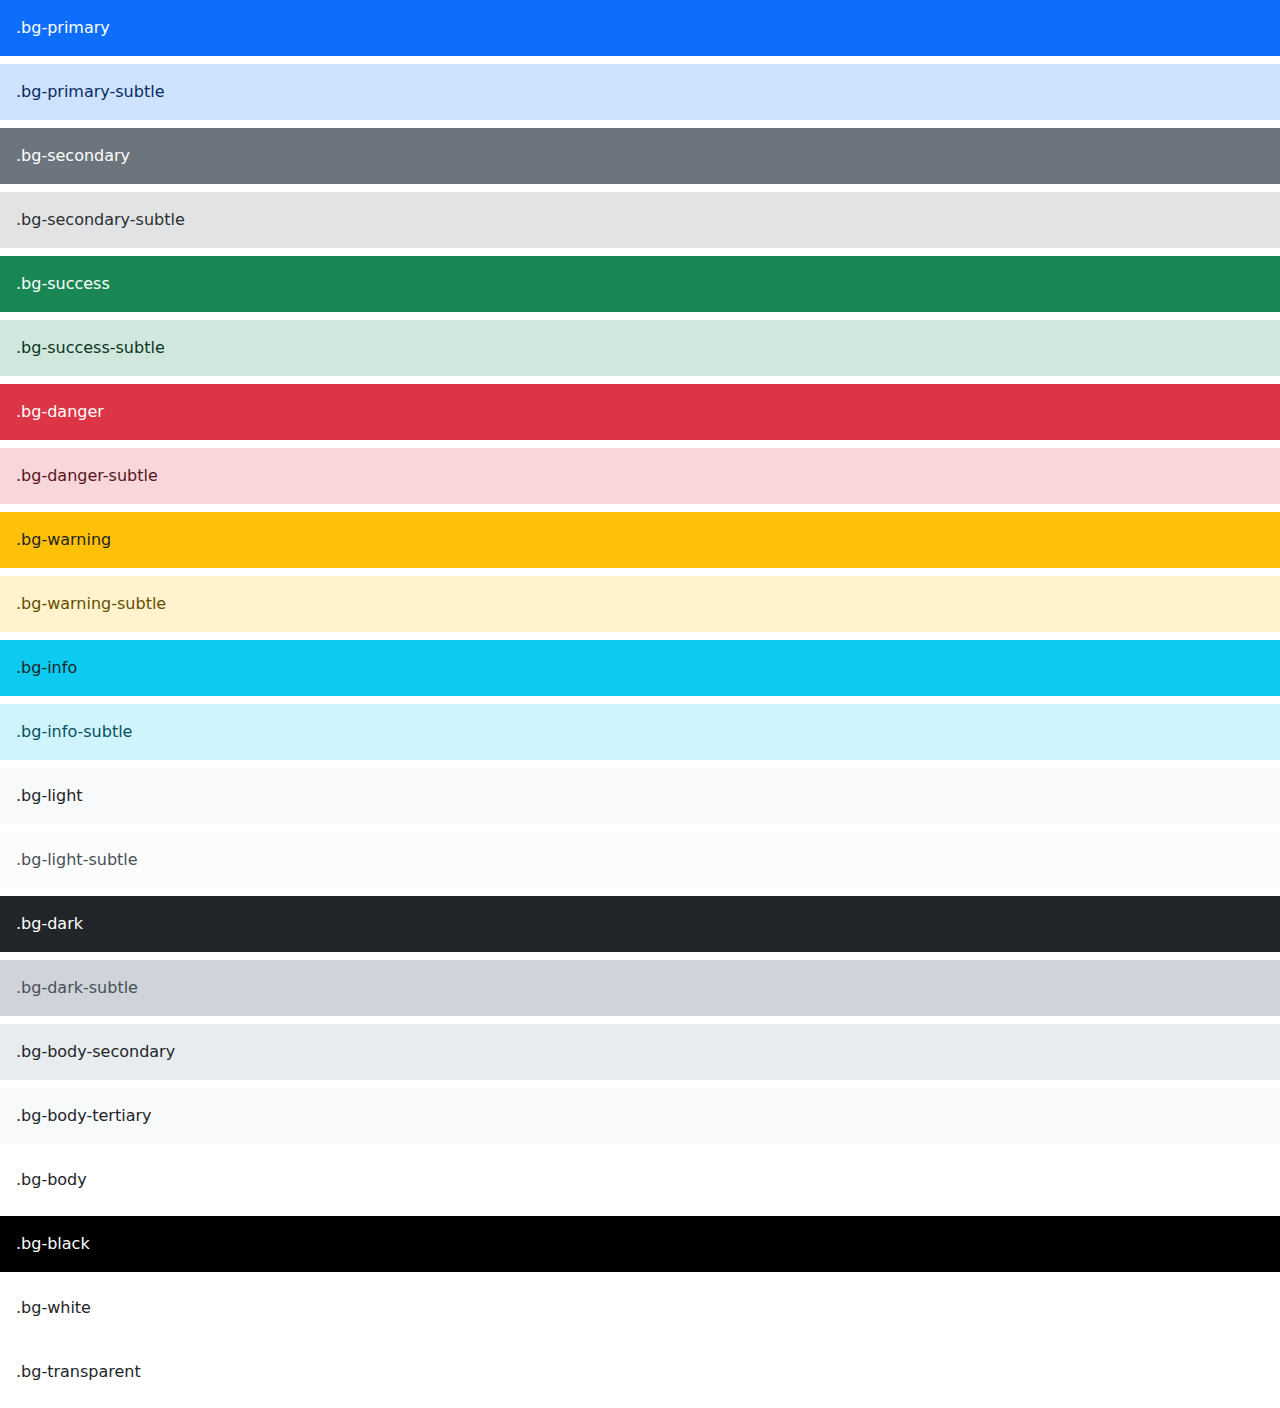
<file: Day-1/index.html>
<!DOCTYPE html>
<html lang="en">
  <head>
    <meta charset="utf-8" />
    <meta name="viewport" content="width=device-width, initial-scale=1" />
    <title>Bootstrap demo</title>
    <link
      href="https://cdn.jsdelivr.net/npm/bootstrap@5.3.3/dist/css/bootstrap.min.css"
      rel="stylesheet"
      integrity="sha384-QWTKZyjpPEjISv5WaRU9OFeRpok6YctnYmDr5pNlyT2bRjXh0JMhjY6hW+ALEwIH"
      crossorigin="anonymous"
    />
  </head>
  <body>
<div class="p-3 mb-2 bg-primary text-white">.bg-primary</div>
<div class="p-3 mb-2 bg-primary-subtle text-primary-emphasis">.bg-primary-subtle</div>
<div class="p-3 mb-2 bg-secondary text-white">.bg-secondary</div>
<div class="p-3 mb-2 bg-secondary-subtle text-secondary-emphasis">.bg-secondary-subtle</div>
<div class="p-3 mb-2 bg-success text-white">.bg-success</div>
<div class="p-3 mb-2 bg-success-subtle text-success-emphasis">.bg-success-subtle</div>
<div class="p-3 mb-2 bg-danger text-white">.bg-danger</div>
<div class="p-3 mb-2 bg-danger-subtle text-danger-emphasis">.bg-danger-subtle</div>
<div class="p-3 mb-2 bg-warning text-dark">.bg-warning</div>
<div class="p-3 mb-2 bg-warning-subtle text-warning-emphasis">.bg-warning-subtle</div>
<div class="p-3 mb-2 bg-info text-dark">.bg-info</div>
<div class="p-3 mb-2 bg-info-subtle text-info-emphasis">.bg-info-subtle</div>
<div class="p-3 mb-2 bg-light text-dark">.bg-light</div>
<div class="p-3 mb-2 bg-light-subtle text-light-emphasis">.bg-light-subtle</div>
<div class="p-3 mb-2 bg-dark text-white">.bg-dark</div>
<div class="p-3 mb-2 bg-dark-subtle text-dark-emphasis">.bg-dark-subtle</div>
<div class="p-3 mb-2 bg-body-secondary">.bg-body-secondary</div>
<div class="p-3 mb-2 bg-body-tertiary">.bg-body-tertiary</div>
<div class="p-3 mb-2 bg-body text-body">.bg-body</div>
<div class="p-3 mb-2 bg-black text-white">.bg-black</div>
<div class="p-3 mb-2 bg-white text-dark">.bg-white</div>
<div class="p-3 mb-2 bg-transparent text-body">.bg-transparent</div>
    <script
      src="https://cdn.jsdelivr.net/npm/bootstrap@5.3.3/dist/js/bootstrap.bundle.min.js"
      integrity="sha384-YvpcrYf0tY3lHB60NNkmXc5s9fDVZLESaAA55NDzOxhy9GkcIdslK1eN7N6jIeHz"
      crossorigin="anonymous"
    ></script>
  </body>
</html>

<!-- Content Delivery Network  -->
</file>
